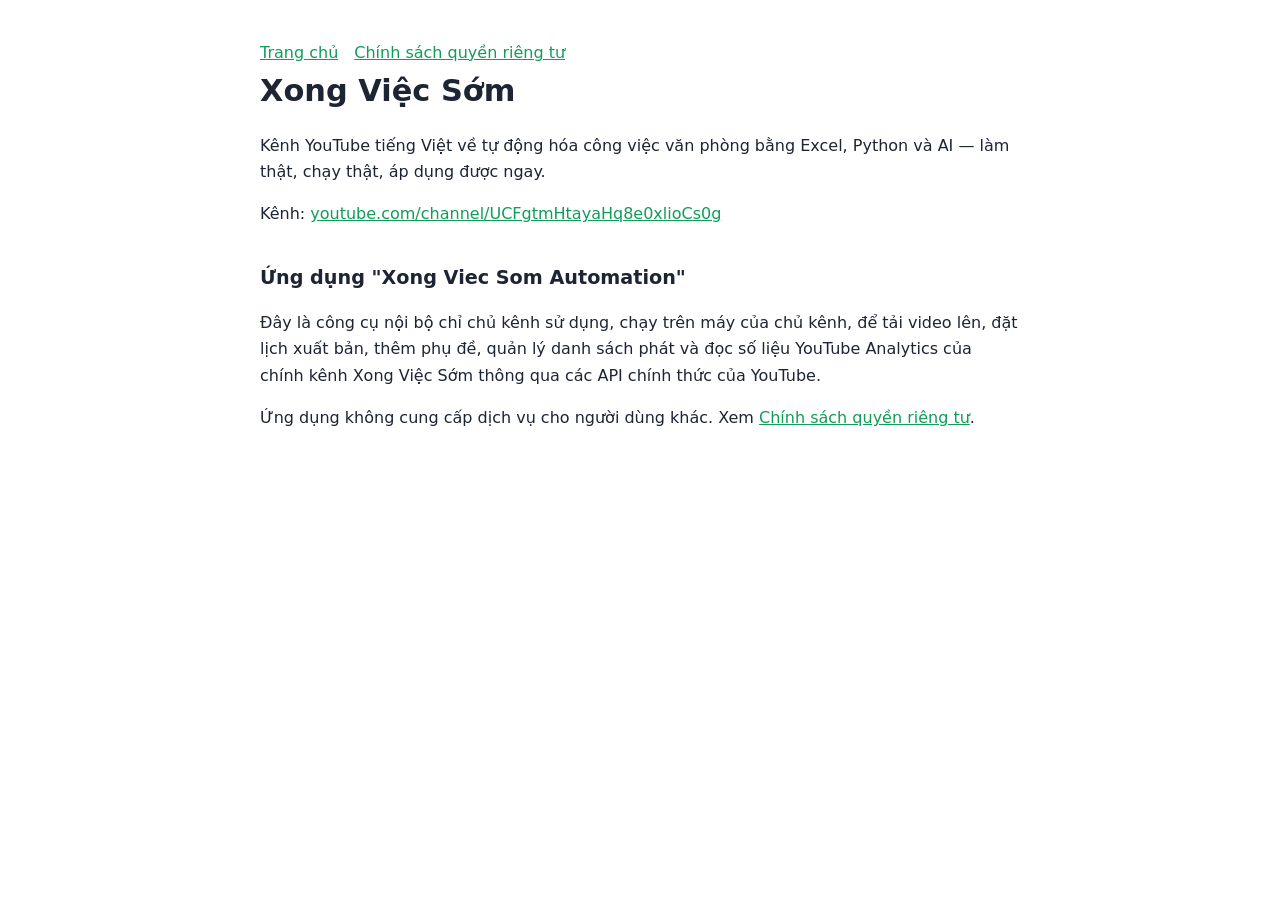
<file: index.html>
<!doctype html><html lang="vi"><head><meta charset="utf-8"><meta name="viewport" content="width=device-width,initial-scale=1">
<title>Xong Việc Sớm</title><link rel="stylesheet" href="style.css"></head><body><main>
<nav><a href="index.html">Trang chủ</a><a href="privacy.html">Chính sách quyền riêng tư</a></nav>
<h1>Xong Việc Sớm</h1>
<p>Kênh YouTube tiếng Việt về tự động hóa công việc văn phòng bằng Excel, Python và AI — làm thật, chạy thật, áp dụng được ngay.</p>
<p>Kênh: <a href="https://www.youtube.com/channel/UCFgtmHtayaHq8e0xlioCs0g">youtube.com/channel/UCFgtmHtayaHq8e0xlioCs0g</a></p>
<h2>Ứng dụng "Xong Viec Som Automation"</h2>
<p>Đây là công cụ nội bộ chỉ chủ kênh sử dụng, chạy trên máy của chủ kênh, để tải video lên, đặt lịch xuất bản, thêm phụ đề, quản lý danh sách phát và đọc số liệu YouTube Analytics của chính kênh Xong Việc Sớm thông qua các API chính thức của YouTube.</p>
<p>Ứng dụng không cung cấp dịch vụ cho người dùng khác. Xem <a href="privacy.html">Chính sách quyền riêng tư</a>.</p>
</main></body></html>
</file>
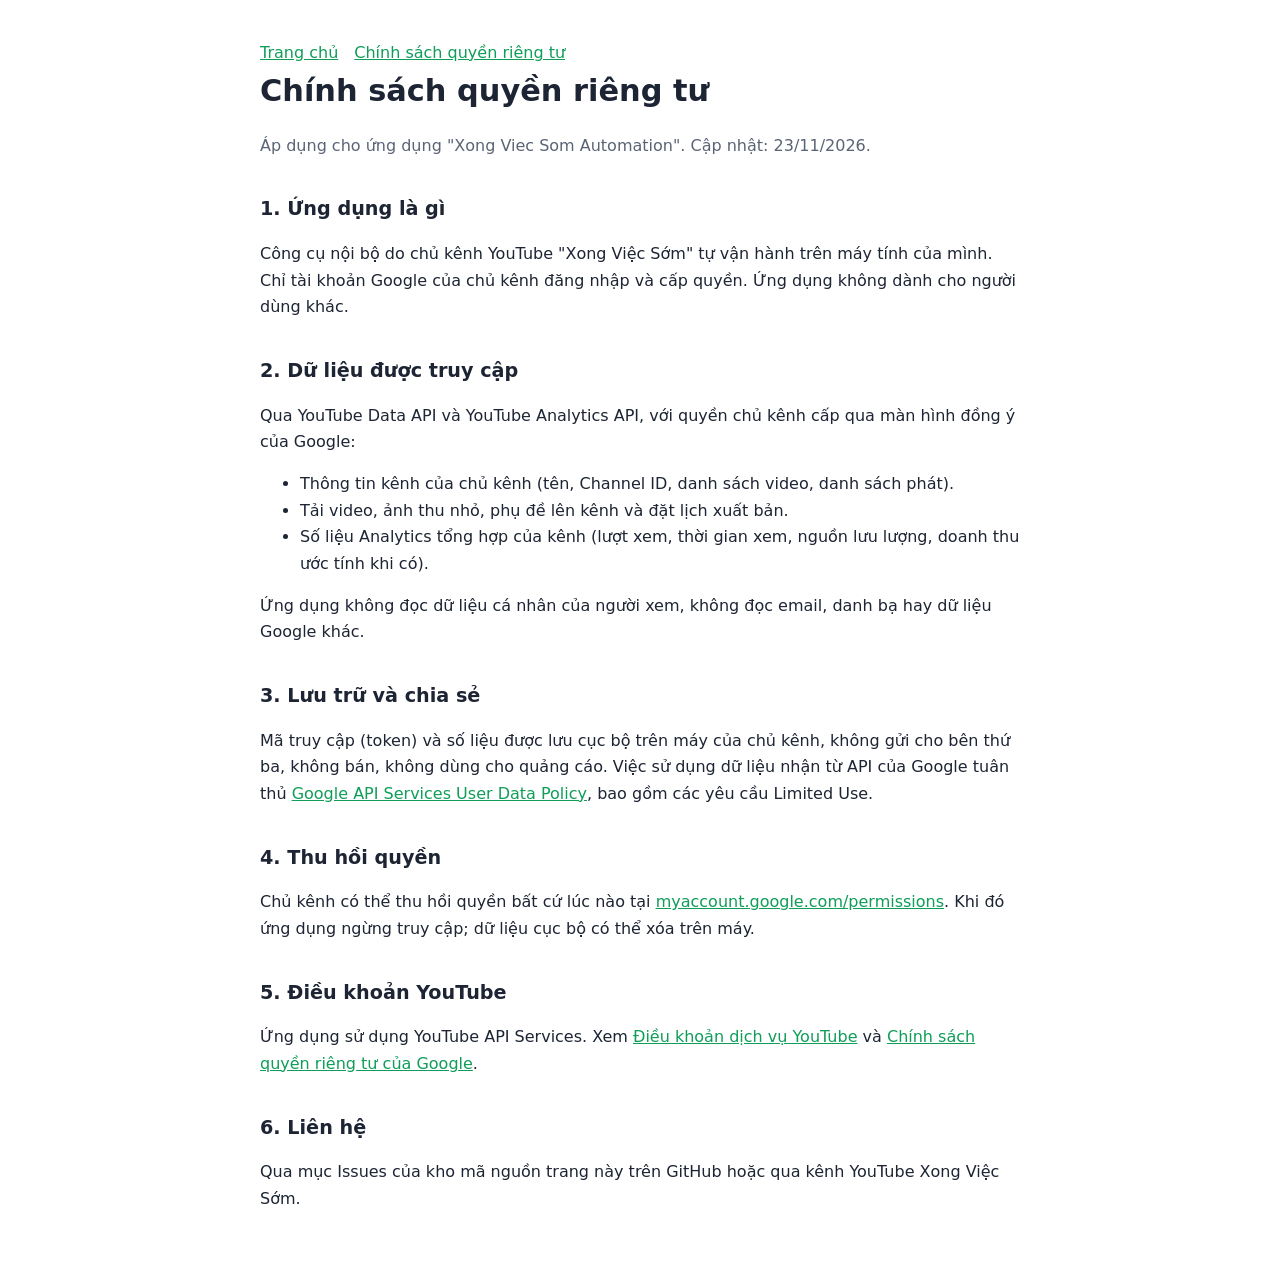
<file: privacy.html>
<!doctype html><html lang="vi"><head><meta charset="utf-8"><meta name="viewport" content="width=device-width,initial-scale=1">
<title>Chính sách quyền riêng tư</title><link rel="stylesheet" href="style.css"></head><body><main>
<nav><a href="index.html">Trang chủ</a><a href="privacy.html">Chính sách quyền riêng tư</a></nav>
<h1>Chính sách quyền riêng tư</h1>
<p class="muted">Áp dụng cho ứng dụng "Xong Viec Som Automation". Cập nhật: 23/11/2026.</p>
<h2>1. Ứng dụng là gì</h2>
<p>Công cụ nội bộ do chủ kênh YouTube "Xong Việc Sớm" tự vận hành trên máy tính của mình. Chỉ tài khoản Google của chủ kênh đăng nhập và cấp quyền. Ứng dụng không dành cho người dùng khác.</p>
<h2>2. Dữ liệu được truy cập</h2>
<p>Qua YouTube Data API và YouTube Analytics API, với quyền chủ kênh cấp qua màn hình đồng ý của Google:</p>
<ul>
<li>Thông tin kênh của chủ kênh (tên, Channel ID, danh sách video, danh sách phát).</li>
<li>Tải video, ảnh thu nhỏ, phụ đề lên kênh và đặt lịch xuất bản.</li>
<li>Số liệu Analytics tổng hợp của kênh (lượt xem, thời gian xem, nguồn lưu lượng, doanh thu ước tính khi có).</li>
</ul>
<p>Ứng dụng không đọc dữ liệu cá nhân của người xem, không đọc email, danh bạ hay dữ liệu Google khác.</p>
<h2>3. Lưu trữ và chia sẻ</h2>
<p>Mã truy cập (token) và số liệu được lưu cục bộ trên máy của chủ kênh, không gửi cho bên thứ ba, không bán, không dùng cho quảng cáo. Việc sử dụng dữ liệu nhận từ API của Google tuân thủ <a href="https://developers.google.com/terms/api-services-user-data-policy">Google API Services User Data Policy</a>, bao gồm các yêu cầu Limited Use.</p>
<h2>4. Thu hồi quyền</h2>
<p>Chủ kênh có thể thu hồi quyền bất cứ lúc nào tại <a href="https://myaccount.google.com/permissions">myaccount.google.com/permissions</a>. Khi đó ứng dụng ngừng truy cập; dữ liệu cục bộ có thể xóa trên máy.</p>
<h2>5. Điều khoản YouTube</h2>
<p>Ứng dụng sử dụng YouTube API Services. Xem <a href="https://www.youtube.com/t/terms">Điều khoản dịch vụ YouTube</a> và <a href="https://policies.google.com/privacy">Chính sách quyền riêng tư của Google</a>.</p>
<h2>6. Liên hệ</h2>
<p>Qua mục Issues của kho mã nguồn trang này trên GitHub hoặc qua kênh YouTube Xong Việc Sớm.</p>
</main></body></html>
</file>
<file: style.css>
:root{--bg:#fff;--fg:#1d2433;--muted:#5b6475;--accent:#0f9d58}
@media (prefers-color-scheme:dark){:root{--bg:#12161f;--fg:#e8ebf2;--muted:#a3abbd;--accent:#34c37a}}
body{margin:0;background:var(--bg);color:var(--fg);font:16px/1.65 system-ui,-apple-system,"Segoe UI",Roboto,sans-serif}
main{max-width:760px;margin:0 auto;padding:40px 16px}
h1{font-size:1.9rem;margin:0 0 .3em}h2{font-size:1.2rem;margin-top:1.8em}
a{color:var(--accent)}p.muted,small{color:var(--muted)}
nav a{margin-right:16px}
</file>
